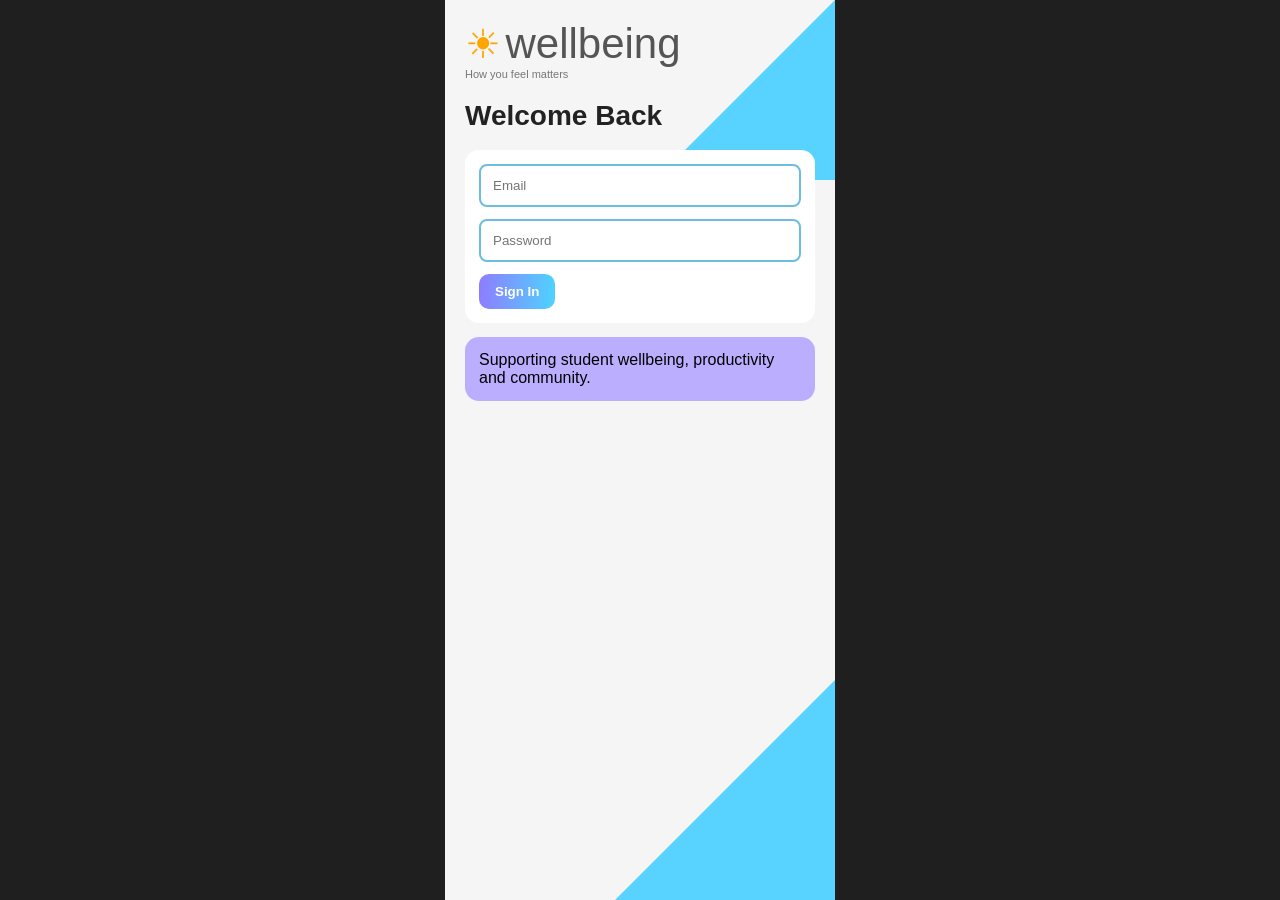
<file: Coding4/index.html>
<!DOCTYPE html>
<html>
<head>
  <title>Wellbeing Login</title>
  <link rel="stylesheet" href="style.css">
</head>
<body>

<div class="container">

<div class="bg-shape-top"></div>
<div class="bg-shape-bottom"></div>

<div class="header">

  <div>
    <span class="logo">☀</span>
    <span class="logo-text">wellbeing</span>
  </div>

  <div class="subtitle">
    How you feel matters
  </div>

</div>

<div class="content">

<h2 class="section-title">
  Welcome Back
</h2>

<div class="card white">

<input type="text" placeholder="Email">

<input type="password" placeholder="Password">

<button class="button" onclick="login()">
  Sign In
</button>

</div>

<div class="card purple">
  <p>
    Supporting student wellbeing,
    productivity and community.
  </p>
</div>

</div>

<script src="app.js"></script>

</body>
</html>
</file>
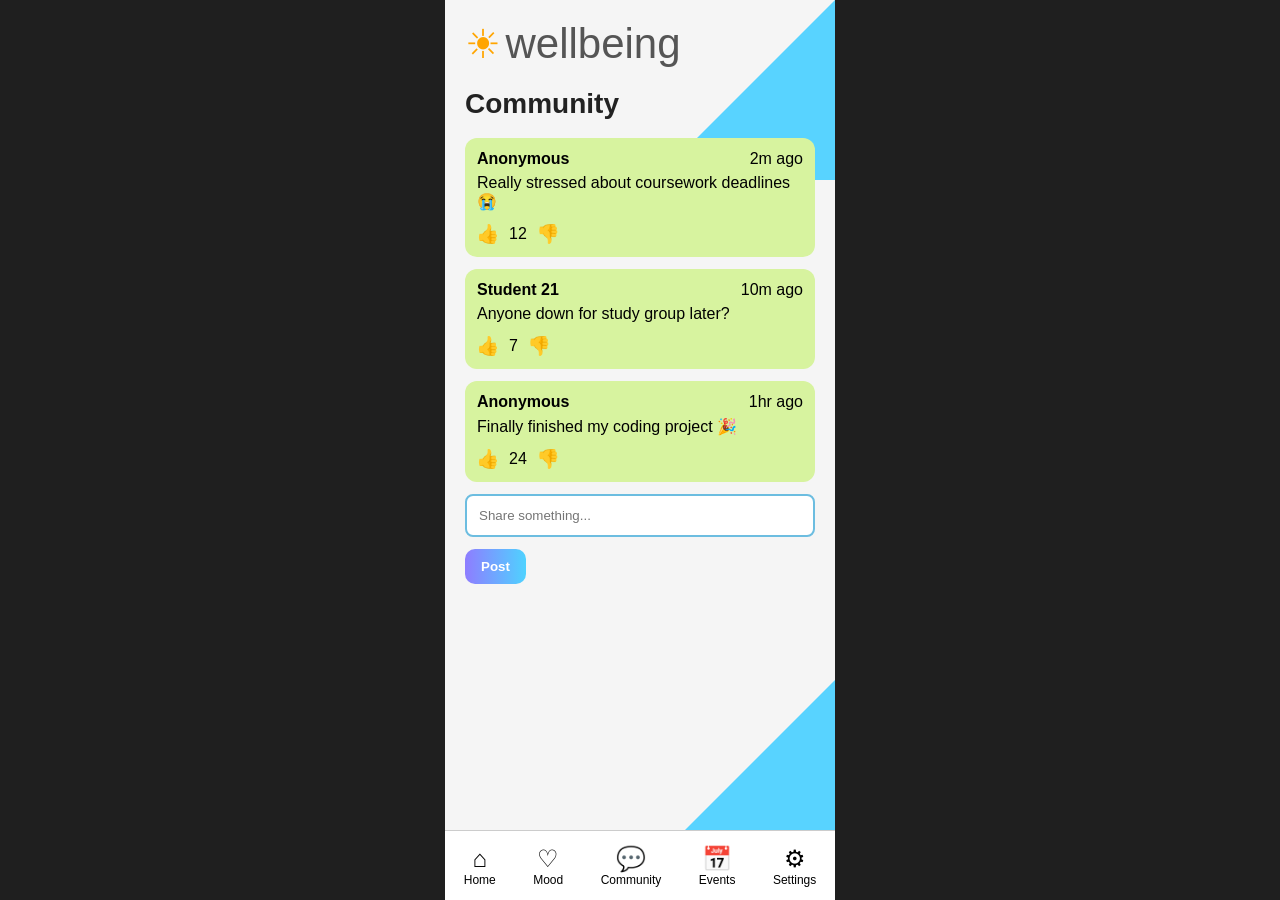
<file: Coding4/community.html>
<!DOCTYPE html>
<html>
<head>

  <title>Community</title>

  <link rel="stylesheet" href="style.css">

</head>

<body>

<div class="container">

<div class="bg-shape-top"></div>
<div class="bg-shape-bottom"></div>

<div class="header">

  <span class="logo">☀</span>
  <span class="logo-text">wellbeing</span>

</div>

<div class="content">

<h2 class="section-title">
  Community
</h2>

<div class="post">

<div class="post-top">

<span class="post-title">
Anonymous
</span>

<span>
2m ago
</span>

</div>

<p>
Really stressed about coursework deadlines 😭
</p>

<div class="reaction-bar">

<button onclick="likePost('likes1')">
👍
</button>

<span id="likes1">
12
</span>

<button onclick="dislikePost('likes1')">
👎
</button>

</div>

</div>

<div class="post">

<div class="post-top">

<span class="post-title">
Student 21
</span>

<span>
10m ago
</span>

</div>

<p>
Anyone down for study group later?
</p>

<div class="reaction-bar">

<button onclick="likePost('likes2')">
👍
</button>

<span id="likes2">
7
</span>

<button onclick="dislikePost('likes2')">
👎
</button>

</div>

</div>

<div class="post">

<div class="post-top">

<span class="post-title">
Anonymous
</span>

<span>
1hr ago
</span>

</div>

<p>
Finally finished my coding project 🎉
</p>

<div class="reaction-bar">

<button onclick="likePost('likes3')">
👍
</button>

<span id="likes3">
24
</span>

<button onclick="dislikePost('likes3')">
👎
</button>

</div>

</div>

<input
type="text"
id="communityPost"
placeholder="Share something..."
>

<button
class="button"
onclick="postMessage()">

Post

</button>

</div>

<div class="navbar">

<a class="nav-item" href="home.html">
<span>⌂</span>Home
</a>

<a class="nav-item" href="mood.html">
<span>♡</span>Mood
</a>

<a class="nav-item" href="community.html">
<span>💬</span>Community
</a>

<a class="nav-item" href="events.html">
<span>📅</span>Events
</a>

<a class="nav-item" href="settings.html">
<span>⚙</span>Settings
</a>

</div>

</div>

<script src="app.js"></script>

</body>
</html>
</file>
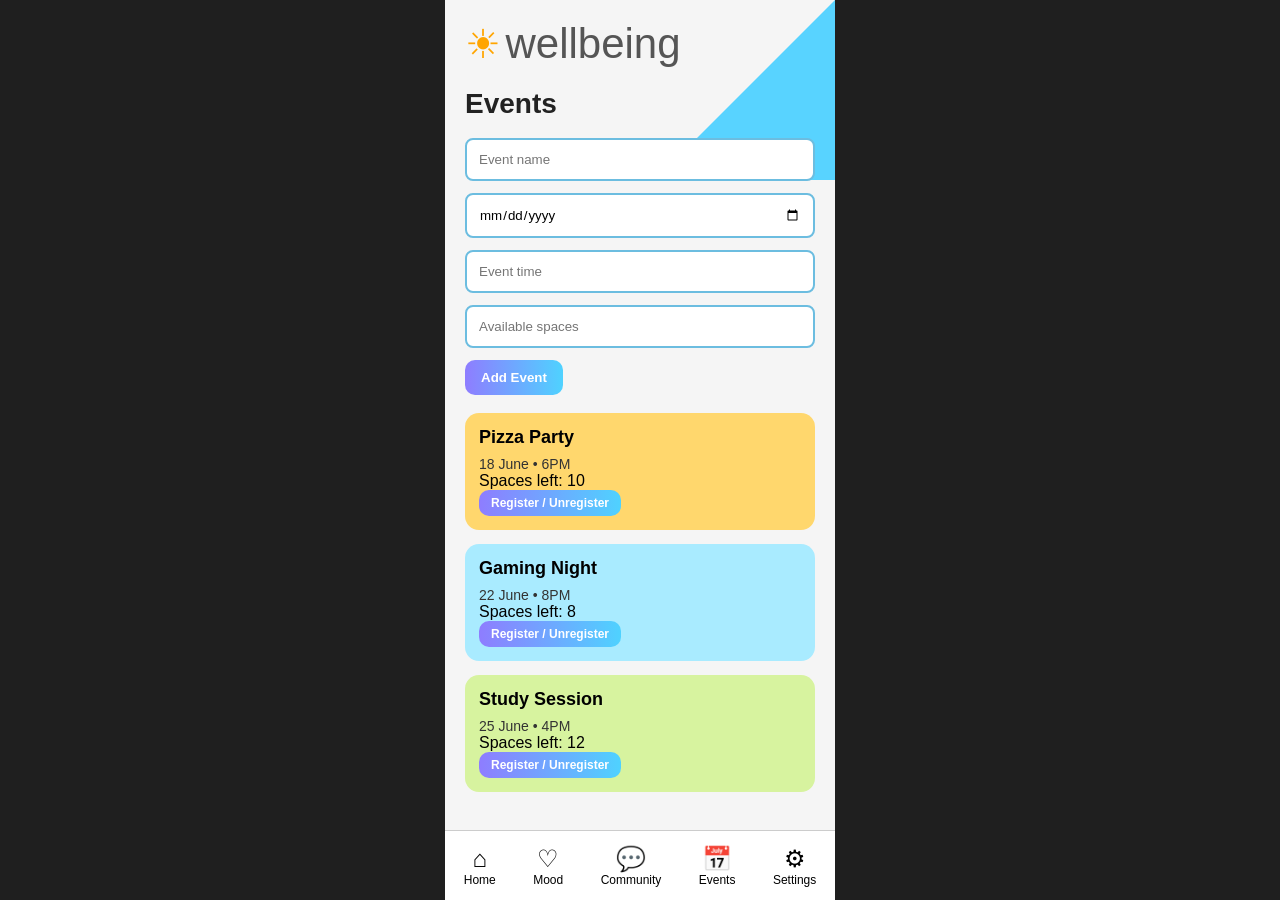
<file: Coding4/events.html>
<!DOCTYPE html>
<html>
<head>
  <title>Events</title>
  <link rel="stylesheet" href="style.css">
</head>
<body>

<div class="container">

<div class="bg-shape-top"></div>

<div class="header">
<span class="logo">☀</span>
<span class="logo-text">wellbeing</span>
</div>

<div class="content">

<h2 class="section-title">
Events
</h2>

<input
type="text"
id="eventName"
placeholder="Event name">

<input
type="date"
id="eventDate">

<input
type="text"
id="eventTime"
placeholder="Event time">

<input
type="number"
id="eventSpaces"
placeholder="Available spaces">

<button class="button" onclick="addEvent()">
Add Event
</button>

<br><br>

<div id="eventList">

<div class="card yellow">
<div class="card-title">Pizza Party</div>
<div class="card-text">
18 June • 6PM
</div>
<p id="pizzaSpaces">
Spaces left: 10
</p>
<button class="button small-btn"
onclick="toggleRegister('pizzaSpaces')">
Register / Unregister
</button>
</div>

<div class="card blue">
<div class="card-title">Gaming Night</div>
<div class="card-text">
22 June • 8PM
</div>
<p id="gamingSpaces">
Spaces left: 8
</p>
<button class="button small-btn"
onclick="toggleRegister('gamingSpaces')">
Register / Unregister
</button>
</div>

<div class="card green">
<div class="card-title">Study Session</div>
<div class="card-text">
25 June • 4PM
</div>
<p id="studySpaces">
Spaces left: 12
</p>
<button class="button small-btn"
onclick="toggleRegister('studySpaces')">
Register / Unregister
</button>
</div>

</div>

</div>

<div class="navbar">
<a class="nav-item" href="home.html"><span>⌂</span>Home</a>
<a class="nav-item" href="mood.html"><span>♡</span>Mood</a>
<a class="nav-item" href="community.html"><span>💬</span>Community</a>
<a class="nav-item" href="events.html"><span>📅</span>Events</a>
<a class="nav-item" href="settings.html"><span>⚙</span>Settings</a>
</div>

</div>

<script src="app.js"></script>

</body>
</html>
</file>
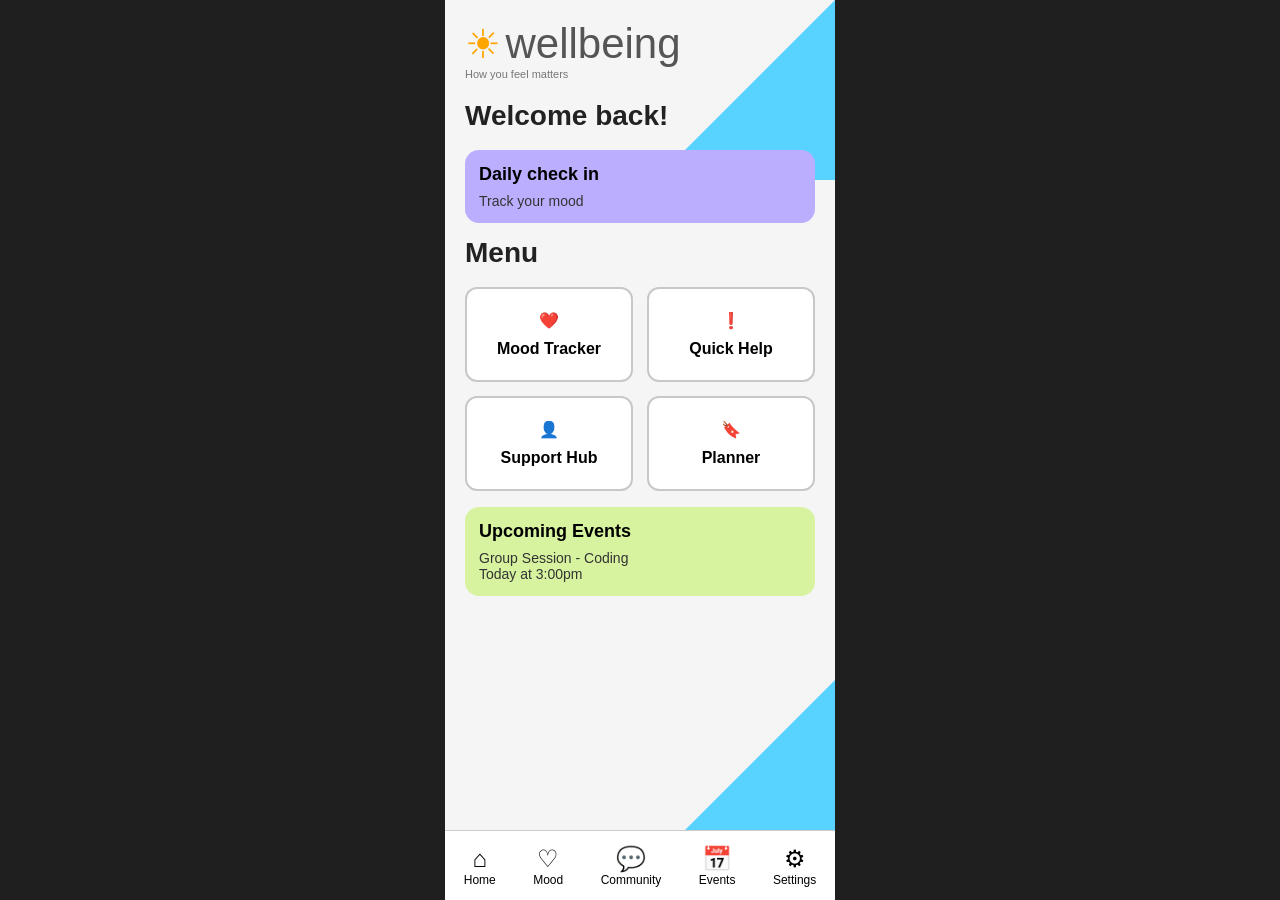
<file: Coding4/home.html>
<!DOCTYPE html>
<html>
<head>
  <title>Home</title>
  <link rel="stylesheet" href="style.css">
</head>
<body>

<div class="container">

<div class="bg-shape-top"></div>
<div class="bg-shape-bottom"></div>

<div class="header">
  <div>
    <span class="logo">☀</span>
    <span class="logo-text">wellbeing</span>
  </div>
  <div class="subtitle">How you feel matters</div>
</div>

<div class="content">

<h2 class="section-title">Welcome back!</h2>

<div class="card purple">
  <div class="card-title">Daily check in</div>
  <div class="card-text">Track your mood</div>
</div>

<h2 class="section-title">Menu</h2>

<div class="menu-grid">

<div class="menu-item" onclick="location.href='mood.html'">
  ❤️
  <h3>Mood Tracker</h3>
</div>

<div class="menu-item" onclick="location.href='quickhelp.html'">
  ❗
  <h3>Quick Help</h3>
</div>

<div class="menu-item" onclick="location.href='support.html'">
  👤
  <h3>Support Hub</h3>
</div>

<div class="menu-item" onclick="location.href='planner.html'">
  🔖
  <h3>Planner</h3>
</div>

</div>

<div class="card green">
  <div class="card-title">Upcoming Events</div>
  <div class="card-text">
    Group Session - Coding <br>
    Today at 3:00pm
  </div>
</div>

</div>

<div class="navbar">
  <a class="nav-item" href="home.html"><span>⌂</span>Home</a>
  <a class="nav-item" href="mood.html"><span>♡</span>Mood</a>
  <a class="nav-item" href="community.html"><span>💬</span>Community</a>
  <a class="nav-item" href="events.html"><span>📅</span>Events</a>
  <a class="nav-item" href="settings.html"><span>⚙</span>Settings</a>
</div>

</div>

</body>
</html>
</file>
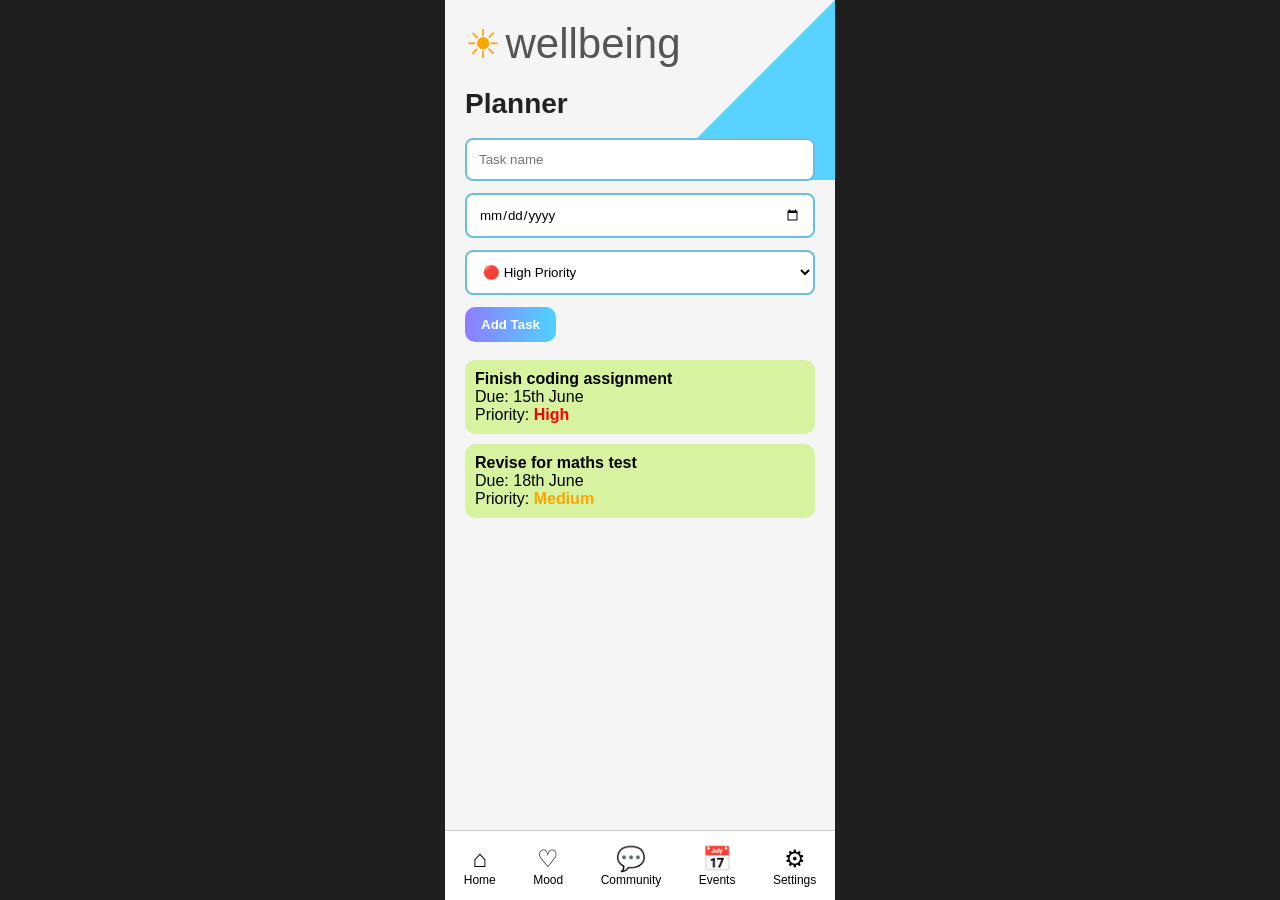
<file: Coding4/planner.html>
<!DOCTYPE html>
<html>
<head>
  <title>Planner</title>
  <link rel="stylesheet" href="style.css">
</head>
<body>

<div class="container">

<div class="bg-shape-top"></div>

<div class="header">
  <span class="logo">☀</span>
  <span class="logo-text">wellbeing</span>
</div>

<div class="content">

<h2 class="section-title">
Planner
</h2>

<input
type="text"
id="taskInput"
placeholder="Task name">

<input
type="date"
id="taskDate">

<select id="taskPriority">
  <option value="High">🔴 High Priority</option>
  <option value="Medium">🟠 Medium Priority</option>
  <option value="Low">🟢 Low Priority</option>
</select>

<button class="button" onclick="addTask()">
Add Task
</button>

<br><br>

<div id="taskList">

<div class="task">
  <strong>Finish coding assignment</strong><br>
  Due: 15th June<br>
  Priority:
  <span style="color:red; font-weight:bold;">High</span>
</div>

<div class="task">
  <strong>Revise for maths test</strong><br>
  Due: 18th June<br>
  Priority:
  <span style="color:orange; font-weight:bold;">Medium</span>
</div>

</div>

</div>

<div class="navbar">
<a class="nav-item" href="home.html"><span>⌂</span>Home</a>
<a class="nav-item" href="mood.html"><span>♡</span>Mood</a>
<a class="nav-item" href="community.html"><span>💬</span>Community</a>
<a class="nav-item" href="events.html"><span>📅</span>Events</a>
<a class="nav-item" href="settings.html"><span>⚙</span>Settings</a>
</div>

</div>

<script src="app.js"></script>

</body>
</html>
</file>
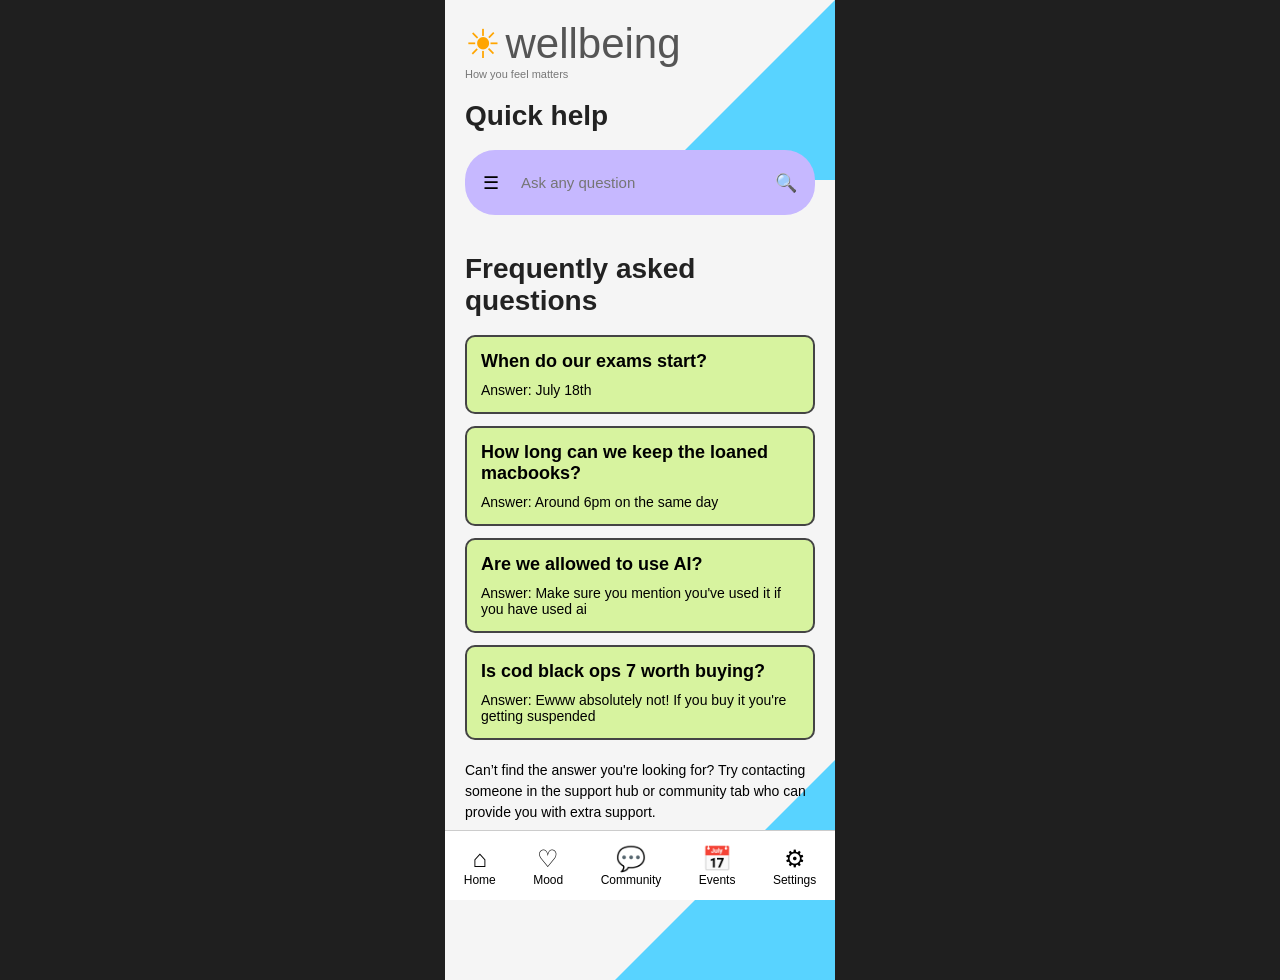
<file: Coding4/quickhelp.html>
<!DOCTYPE html>
<html>
<head>
  <title>Quick Help</title>

  <link rel="stylesheet" href="style.css">
</head>

<body>

<div class="container">

<div class="bg-shape-top"></div>
<div class="bg-shape-bottom"></div>

<div class="header">

  <span class="logo">☀</span>
  <span class="logo-text">wellbeing</span>

  <div class="subtitle">
    How you feel matters
  </div>

</div>

<div class="content">

<h2 class="section-title">
  Quick help
</h2>

<div class="search-bar">

  <span class="search-icon">
    ☰
  </span>

  <input
    type="text"
    placeholder="Ask any question"
    class="search-input"
  >

  <span class="search-icon">
    🔍
  </span>

</div>

<br>

<h2 class="section-title">
  Frequently asked questions
</h2>

<div class="faq-card">

  <h3>
    When do our exams start?
  </h3>

  <p>
    Answer: July 18th
  </p>

</div>

<div class="faq-card">

  <h3>
    How long can we keep the loaned macbooks?
  </h3>

  <p>
    Answer: Around 6pm on the same day
  </p>

</div>

<div class="faq-card">

  <h3>
    Are we allowed to use AI?
  </h3>

  <p>
    Answer: Make sure you mention you've used it if you have used ai
  </p>

</div>

<div class="faq-card">

  <h3>
    Is cod black ops 7 worth buying?
  </h3>

  <p>
    Answer: Ewww absolutely not! If you buy it you're getting suspended
  </p>

</div>

<div class="help-text">

Can’t find the answer you're looking for?

Try contacting someone in the support hub or community tab who can provide you with extra support.

</div>

<div class="help-buttons">

<button
class="help-btn"
onclick="location.href='support.html'">

Support hub

</button>

<button
class="help-btn"
onclick="location.href='community.html'">

Community tab

</button>

</div>

</div>

<div class="navbar">

<a class="nav-item" href="home.html">
<span>⌂</span>Home
</a>

<a class="nav-item" href="mood.html">
<span>♡</span>Mood
</a>

<a class="nav-item" href="community.html">
<span>💬</span>Community
</a>

<a class="nav-item" href="events.html">
<span>📅</span>Events
</a>

<a class="nav-item" href="settings.html">
<span>⚙</span>Settings
</a>

</div>

</div>

<script src="app.js"></script>

</body>
</html>
</file>
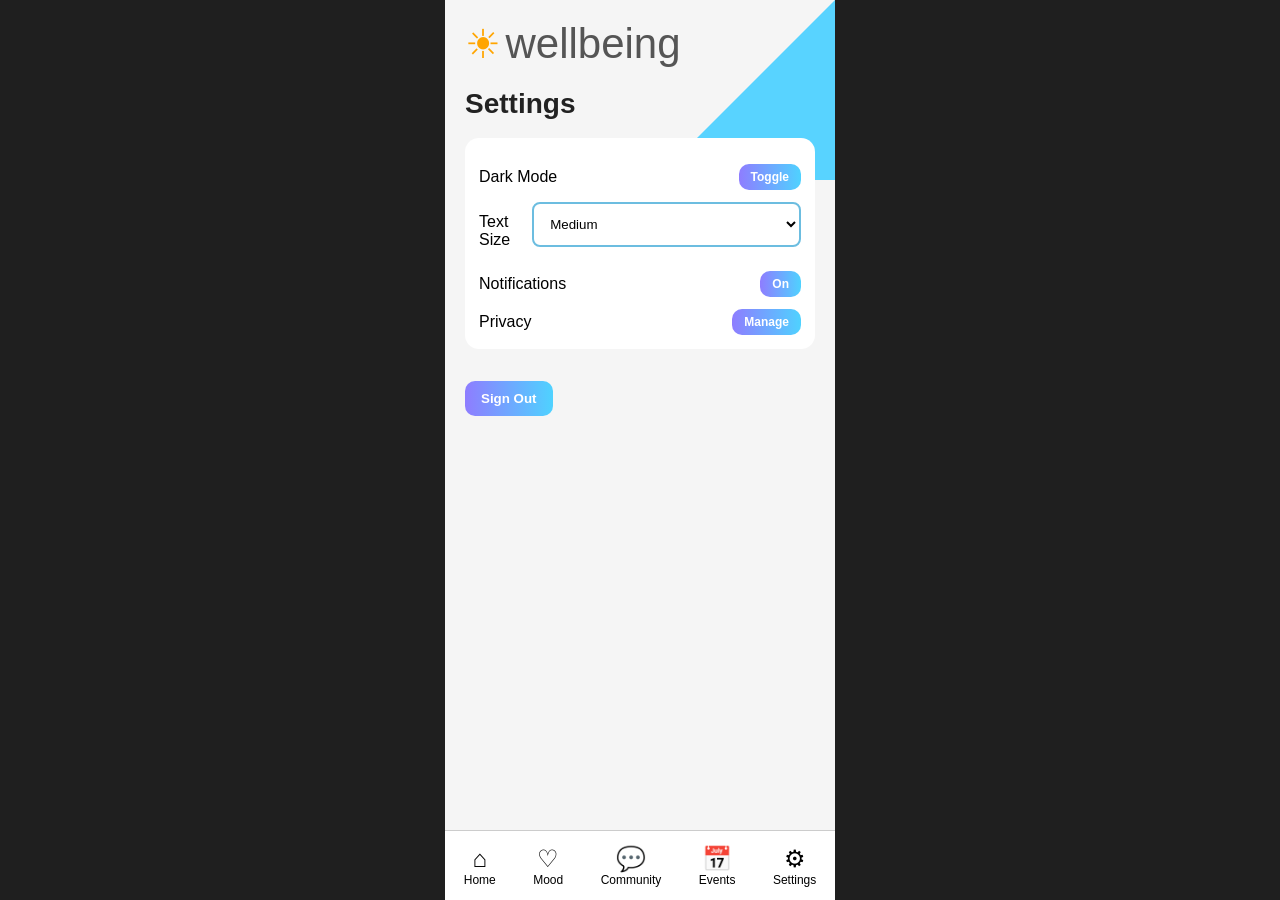
<file: Coding4/settings.html>
<!DOCTYPE html>
<html>
<head>
  <title>Settings</title>
  <link rel="stylesheet" href="style.css">
</head>
<body>

<div class="container">

<div class="bg-shape-top"></div>

<div class="header">
  <span class="logo">☀</span>
  <span class="logo-text">wellbeing</span>
</div>

<div class="content">

<h2 class="section-title">Settings</h2>

<div class="card white">

<div class="setting-row">
  <span>Dark Mode</span>
  <button class="button small-btn" onclick="toggleDarkMode()">
    Toggle
  </button>
</div>

<div class="setting-row">
  <span>Text Size</span>

  <select onchange="changeTextSize(this.value)">
    <option value="medium">Medium</option>
    <option value="small">Small</option>
    <option value="large">Large</option>
  </select>
</div>

<div class="setting-row">
  <span>Notifications</span>
  <button class="button small-btn">On</button>
</div>

<div class="setting-row">
  <span>Privacy</span>
  <button class="button small-btn">Manage</button>
</div>

</div>

<br>

<button class="button" onclick="logout()">
  Sign Out
</button>

</div>

<div class="navbar">
  <a class="nav-item" href="home.html">
    <span>⌂</span>Home
  </a>

  <a class="nav-item" href="mood.html">
    <span>♡</span>Mood
  </a>

  <a class="nav-item" href="community.html">
    <span>💬</span>Community
  </a>

  <a class="nav-item" href="events.html">
    <span>📅</span>Events
  </a>

  <a class="nav-item" href="settings.html">
    <span>⚙</span>Settings
  </a>
</div>

</div>

<script src="app.js"></script>

</body>
</html>
</file>
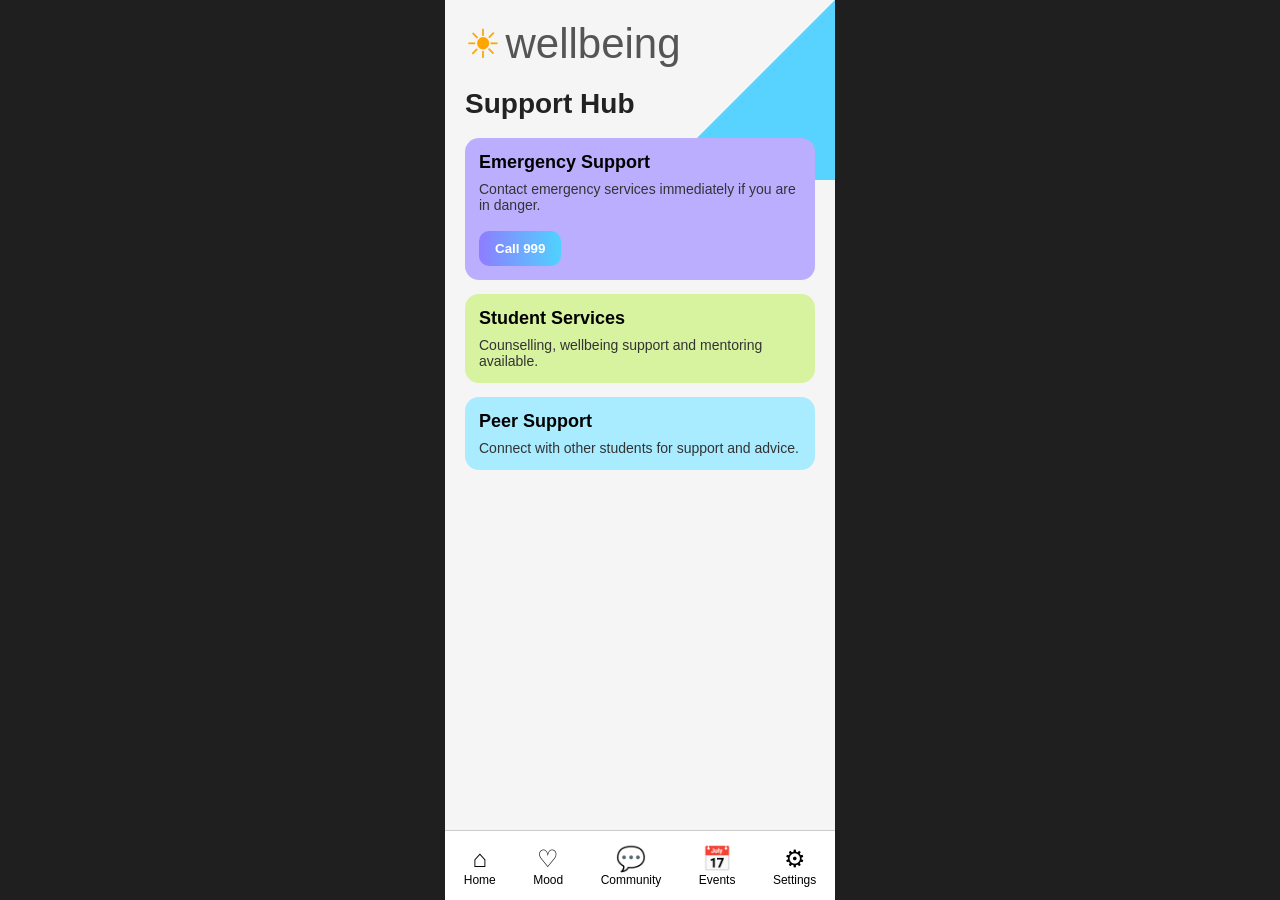
<file: Coding4/support.html>
<!DOCTYPE html>
<html>
<head>
  <title>Support Hub</title>
  <link rel="stylesheet" href="style.css">
</head>
<body>

<div class="container">

<div class="bg-shape-top"></div>

<div class="header">
  <span class="logo">☀</span>
  <span class="logo-text">wellbeing</span>
</div>

<div class="content">

<h2 class="section-title">Support Hub</h2>

<div class="card purple">
  <div class="card-title">Emergency Support</div>
  <div class="card-text">
    Contact emergency services immediately if you are in danger.
  </div>
  <br>
  <button class="button" onclick="callHelp()">Call 999</button>
</div>

<div class="card green">
  <div class="card-title">Student Services</div>
  <div class="card-text">
    Counselling, wellbeing support and mentoring available.
  </div>
</div>

<div class="card blue">
  <div class="card-title">Peer Support</div>
  <div class="card-text">
    Connect with other students for support and advice.
  </div>
</div>

</div>

<div class="navbar">
  <a class="nav-item" href="home.html"><span>⌂</span>Home</a>
  <a class="nav-item" href="mood.html"><span>♡</span>Mood</a>
  <a class="nav-item" href="community.html"><span>💬</span>Community</a>
  <a class="nav-item" href="events.html"><span>📅</span>Events</a>
  <a class="nav-item" href="settings.html"><span>⚙</span>Settings</a>
</div>

</div>

<script src="app.js"></script>

</body>
</html>
</file>
<file: Coding4/style.css>
* {
  margin: 0;
  padding: 0;
  box-sizing: border-box;
  font-family: Arial, sans-serif;
}

body {
  background: #1f1f1f;
  display: flex;
  justify-content: center;
}

.container {
  width: 390px;
  min-height: 100vh;
  background: #f5f5f5;
  position: relative;
  overflow-x: hidden;
  padding-bottom: 90px;
}

.bg-shape-top {
  position: absolute;
  top: 0;
  right: 0;
  width: 180px;
  height: 180px;
  background: #58d3ff;
  clip-path: polygon(100% 0, 0 100%, 100% 100%);
}

.bg-shape-bottom {
  position: absolute;
  bottom: 0;
  right: 0;
  width: 220px;
  height: 220px;
  background: #58d3ff;
  clip-path: polygon(100% 0, 0 100%, 100% 100%);
}

.header {
  padding: 20px;
  position: relative;
  z-index: 2;
}

.logo {
  font-size: 40px;
  color: orange;
}

.logo-text {
  font-size: 42px;
  color: #555;
  font-weight: 300;
}

.subtitle {
  font-size: 11px;
  color: #777;
}

.content {
  padding: 0 20px;
  position: relative;
  z-index: 2;
}

.section-title {
  font-size: 28px;
  margin-bottom: 18px;
  color: #222;
}

.card {
  border-radius: 14px;
  padding: 14px;
  margin-bottom: 14px;
}

.purple {
  background: #bcaeff;
}

.green {
  background: #d7f39f;
}

.blue {
  background: #a9ebff;
}

.yellow {
  background: #ffd76d;
}

.white {
  background: white;
}

.card-title {
  font-size: 18px;
  font-weight: bold;
  margin-bottom: 8px;
}

.card-text {
  font-size: 14px;
  color: #333;
}

.button {
  border: none;
  border-radius: 10px;
  padding: 10px 16px;
  background: linear-gradient(
    90deg,
    #8e7dff,
    #4fd2ff
  );
  color: white;
  font-weight: bold;
  cursor: pointer;
}

.small-btn {
  padding: 6px 12px;
  font-size: 12px;
}

.menu-grid {
  display: grid;
  grid-template-columns: 1fr 1fr;
  gap: 14px;
  margin-bottom: 16px;
}

.menu-item {
  background: white;
  border: 2px solid #c8c8c8;
  border-radius: 12px;
  text-align: center;
  padding: 22px 10px;
  cursor: pointer;
}

.menu-item h3 {
  font-size: 16px;
  margin-top: 10px;
}

input,
select {
  width: 100%;
  border: 2px solid #6cbde0;
  border-radius: 8px;
  padding: 12px;
  margin-bottom: 12px;
  background: white;
}

.navbar {
  position: fixed;
  bottom: 0;
  width: 390px;
  height: 70px;
  background: white;
  border-top: 1px solid #ccc;
  display: flex;
  justify-content: space-around;
  align-items: center;
  z-index: 999;
}

.nav-item {
  text-decoration: none;
  color: black;
  font-size: 12px;
  text-align: center;
}

.nav-item span {
  display: block;
  font-size: 24px;
}

.mood-row {
  display: flex;
  justify-content: space-between;
  margin-top: 10px;
}

.mood-btn {
  width: 58px;
  height: 58px;
  border-radius: 10px;
  border: 2px solid #d4a400;
  background: #ffe991;
  cursor: pointer;
  font-size: 20px;
}

.post {
  background: #d7f39f;
  border-radius: 12px;
  padding: 12px;
  margin-bottom: 12px;
}

.post-top {
  display: flex;
  justify-content: space-between;
  margin-bottom: 6px;
}

.post-title {
  font-weight: bold;
}

.reaction-bar {
  display: flex;
  align-items: center;
  gap: 10px;
  margin-top: 12px;
}

.reaction-bar button {
  border: none;
  background: transparent;
  font-size: 18px;
  cursor: pointer;
}

.task {
  background: #d7f39f;
  border-radius: 10px;
  padding: 10px;
  margin-bottom: 10px;
}

.setting-row {
  display: flex;
  justify-content: space-between;
  align-items: center;
  margin-top: 12px;
}

.search-bar {
  background: #c6b8ff;
  border-radius: 30px;
  padding: 12px 18px;
  display: flex;
  align-items: center;
  justify-content: space-between;
  margin-bottom: 20px;
}

.search-input {
  border: none;
  background: transparent;
  outline: none;
  width: 100%;
  margin: 0 10px;
  font-size: 15px;
}

.search-icon {
  font-size: 18px;
}

.faq-card {
  background: #d7f39f;
  border: 2px solid #444;
  border-radius: 10px;
  padding: 14px;
  margin-bottom: 12px;
}

.faq-card h3 {
  margin-bottom: 10px;
  font-size: 18px;
}

.faq-card p {
  font-size: 14px;
}

.help-text {
  margin-top: 20px;
  font-size: 14px;
  line-height: 1.5;
}

.help-buttons {
  display: flex;
  gap: 10px;
  margin-top: 20px;
}

.help-btn {
  flex: 1;
  padding: 14px;
  border-radius: 10px;
  border: 2px solid #cc9900;
  background: #ffd76d;
  font-weight: bold;
  cursor: pointer;
}

body.dark {
  background: #000;
  color: white;
}

body.dark .container {
  background: #111;
}

body.dark h1,
body.dark h2,
body.dark h3,
body.dark h4,
body.dark h5,
body.dark p,
body.dark span,
body.dark a,
body.dark div {
  color: white;
}

body.dark .card,
body.dark .menu-item,
body.dark .post,
body.dark .task,
body.dark .faq-card,
body.dark .navbar,
body.dark input,
body.dark select,
body.dark .search-bar {
  background: #1f1f1f;
  color: white;
  border-color: #555;
}

body.dark input::placeholder {
  color: #ccc;
}

body.dark .navbar {
  border-top: 1px solid #444;
}

body.dark .menu-item h3 {
  color: white;
}

body.dark .bg-shape-top,
body.dark .bg-shape-bottom {
  opacity: 0.45;
}

body.dark .help-btn {
  background: #333;
  color: white;
  border-color: #666;
}

body.small-text {
  font-size: 12px;
}

body.medium-text {
  font-size: 16px;
}

body.large-text {
  font-size: 20px;
}
</file>
